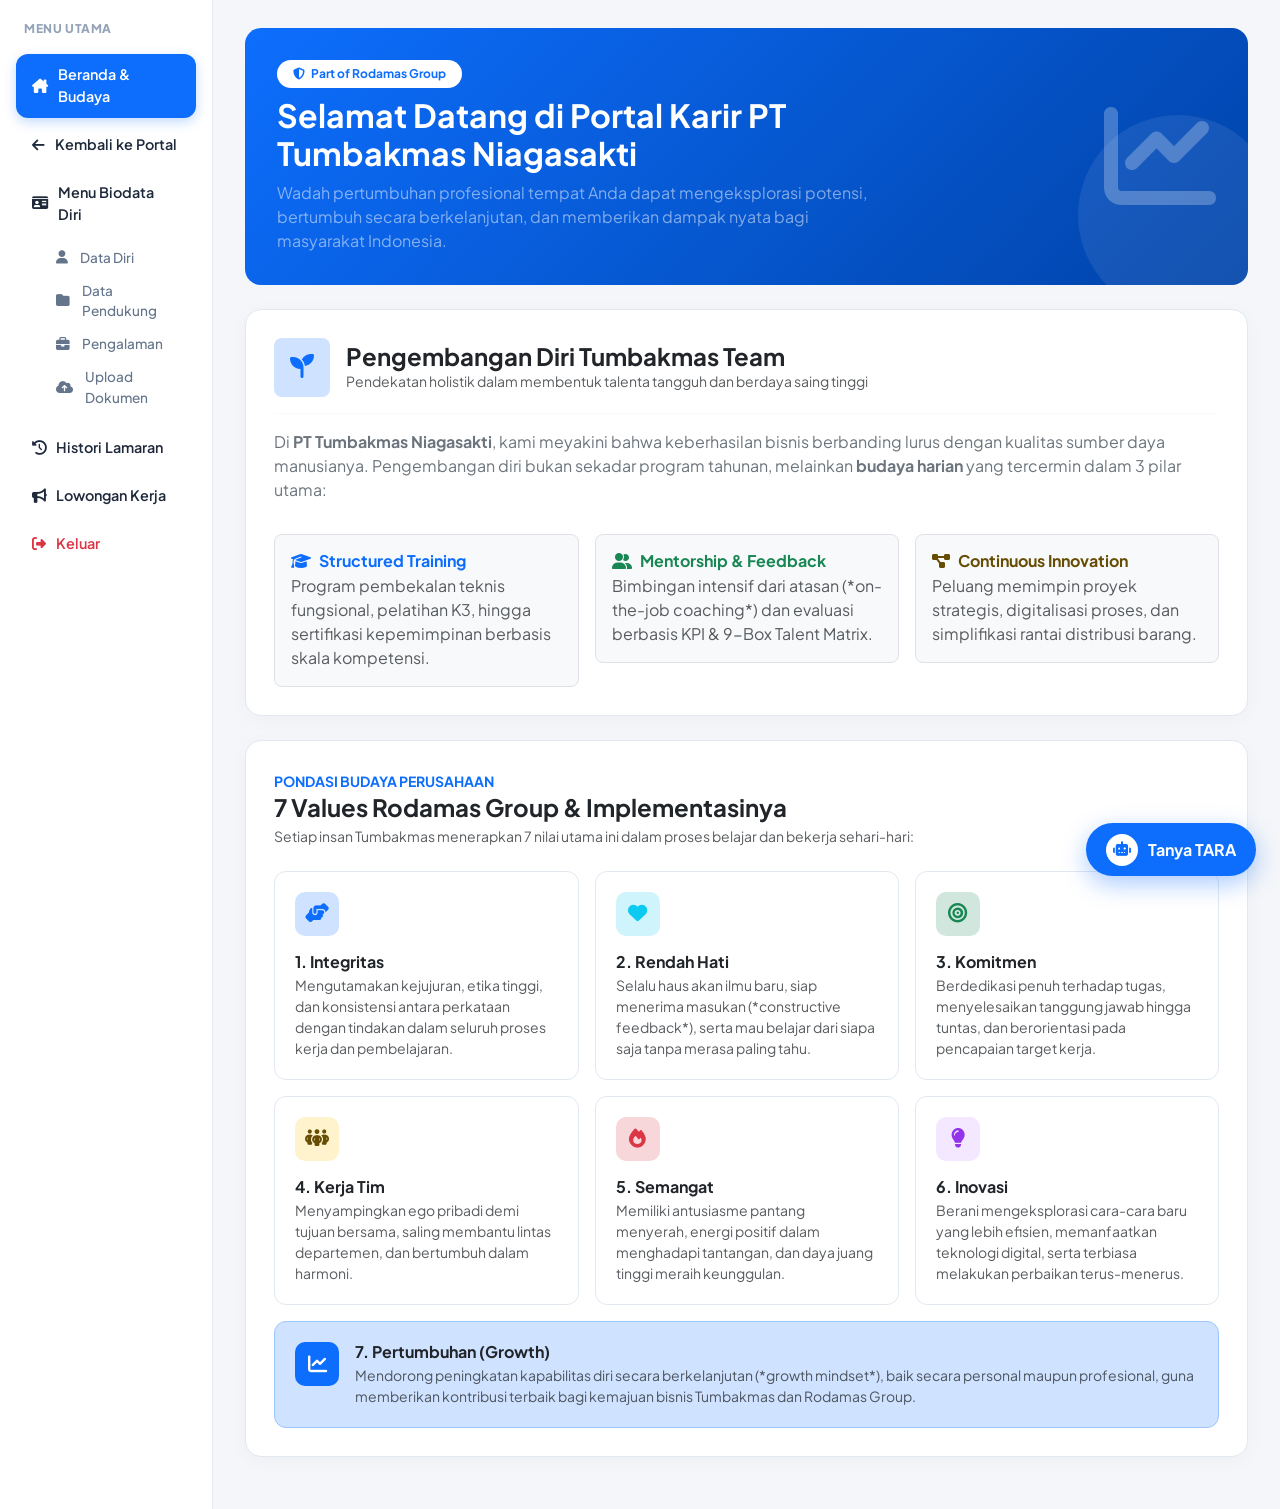
<file: app/Views/page admin/Pagemenuutama.html>
<!DOCTYPE html>
<html lang="id">
<head>
    <meta charset="UTF-8">
    <meta name="viewport" content="width=device-width, initial-scale=1.0">
    <title>Dashboard Portal Karir | PT Tumbakmas Niagasakti</title>
    
    <!-- Bootstrap 5 CSS -->
    <link href="https://cdn.jsdelivr.net/npm/bootstrap@5.3.0/dist/css/bootstrap.min.css" rel="stylesheet">
    <!-- FontAwesome Icons -->
    <link rel="stylesheet" href="https://cdnjs.cloudflare.com/ajax/libs/font-awesome/6.4.0/css/all.min.css">
    <!-- Google Fonts -->
    <link href="https://fonts.googleapis.com/css2?family=Plus+Jakarta+Sans:wght@300;400;500;600;700;800&display=swap" rel="stylesheet">
    
    <style>
        :root {
            --primary-blue: #0d6efd;
            --primary-hover: #0b5ed7;
            --bg-light: #f4f6f9;
            --text-dark: #1e293b;
            --text-muted: #64748b;
            --border-color: #e2e8f0;
            --radius-md: 12px;
            --radius-lg: 16px;
        }

        body {
            font-family: 'Plus Jakarta Sans', sans-serif;
            background-color: var(--bg-light);
            color: var(--text-dark);
        }

        /* Sidebar Styling (Sesuai Layout Gambar) */
        .sidebar {
            background-color: #ffffff;
            border-right: 1px solid var(--border-color);
            min-height: 100vh;
            padding: 1.25rem 1rem;
        }

        .sidebar-title {
            font-size: 0.75rem;
            font-weight: 800;
            color: #94a3b8;
            letter-spacing: 0.05em;
            margin-bottom: 1rem;
            padding-left: 0.5rem;
        }

        .nav-menu-btn {
            width: 100%;
            text-align: left;
            padding: 0.65rem 1rem;
            border-radius: var(--radius-md);
            border: none;
            background: transparent;
            color: var(--text-dark);
            font-weight: 600;
            font-size: 0.9rem;
            display: flex;
            align-items: center;
            gap: 0.65rem;
            margin-bottom: 0.35rem;
            transition: all 0.2s ease;
        }

        .nav-menu-btn:hover {
            background-color: #f1f5f9;
            color: var(--primary-blue);
        }

        .nav-menu-btn.active {
            background-color: var(--primary-blue);
            color: #ffffff !important;
            box-shadow: 0 4px 12px rgba(13, 110, 253, 0.25);
        }

        /* Submenu Styling */
        .submenu-list {
            list-style: none;
            padding-left: 1.75rem;
            margin-bottom: 0.75rem;
        }

        .submenu-item a {
            display: flex;
            align-items: center;
            gap: 0.5rem;
            padding: 0.4rem 0.75rem;
            color: var(--text-muted);
            font-size: 0.85rem;
            font-weight: 500;
            text-decoration: none;
            border-radius: 8px;
            transition: 0.2s;
        }

        .submenu-item a:hover, .submenu-item a.active {
            color: var(--primary-blue);
            background-color: #eff6ff;
            font-weight: 600;
        }

        /* Content Area */
        .main-content {
            padding: 1.75rem 2rem;
        }

        .card-custom {
            background: #ffffff;
            border: 1px solid var(--border-color);
            border-radius: var(--radius-lg);
            box-shadow: 0 4px 20px rgba(0, 0, 0, 0.03);
            padding: 1.75rem;
            margin-bottom: 1.5rem;
        }

        /* Section Banner */
        .welcome-banner {
            background: linear-gradient(135deg, #0d6efd 0%, #0043a8 100%);
            color: #ffffff;
            border-radius: var(--radius-lg);
            padding: 2rem;
            position: relative;
            overflow: hidden;
        }

        .welcome-banner::after {
            content: '';
            position: absolute;
            right: -30px;
            bottom: -30px;
            width: 200px;
            height: 200px;
            background: rgba(255, 255, 255, 0.08);
            border-radius: 50%;
        }

        /* Values Grid */
        .value-card {
            background: #ffffff;
            border: 1px solid var(--border-color);
            border-radius: var(--radius-md);
            padding: 1.25rem;
            height: 100%;
            transition: all 0.25s ease;
            position: relative;
            top: 0;
        }

        .value-card:hover {
            top: -4px;
            box-shadow: 0 10px 25px rgba(13, 110, 253, 0.1);
            border-color: rgba(13, 110, 253, 0.4);
        }

        .value-icon {
            width: 44px;
            height: 44px;
            border-radius: 10px;
            display: flex;
            align-items: center;
            justify-content: center;
            font-size: 1.2rem;
            margin-bottom: 1rem;
        }

        /* Floating Widget Tanya TARA */
        .tara-widget {
            position: fixed;
            bottom: 24px;
            right: 24px;
            background-color: var(--primary-blue);
            color: #ffffff;
            border-radius: 50px;
            padding: 0.65rem 1.25rem;
            display: flex;
            align-items: center;
            gap: 0.65rem;
            box-shadow: 0 8px 25px rgba(13, 110, 253, 0.35);
            cursor: pointer;
            z-index: 1000;
            transition: all 0.25s ease;
            text-decoration: none;
        }

        .tara-widget:hover {
            background-color: var(--primary-hover);
            transform: scale(1.03);
            color: #ffffff;
        }

        .tara-avatar {
            width: 32px;
            height: 32px;
            background: #ffffff;
            color: var(--primary-blue);
            border-radius: 50%;
            display: flex;
            align-items: center;
            justify-content: center;
            font-size: 0.9rem;
        }

        @media (max-width: 768px) {
            .sidebar { min-height: auto; }
            .main-content { padding: 1rem; }
        }
    </style>
</head>
<body>

<div class="container-fluid">
    <div class="row">
        
        <!-- SIDEBAR NAVIGATION (Sesuai Gambar) -->
        <aside class="col-lg-2 col-md-3 sidebar">
            <div class="sidebar-title text-uppercase">Menu Utama</div>
            
            <!-- 1. Menu Dashboard / Utama (Active) -->
            <button class="nav-menu-btn active" onclick="switchTab('dashboard')">
                <i class="fa-solid fa-house-chimney"></i> Beranda &amp; Budaya
            </button>
            <a class="nav-menu-btn text-decoration-none" href="/career/portal">
                <i class="fa-solid fa-arrow-left"></i> Kembali ke Portal
            </a>

            <!-- 2. Menu Biodata Diri Accordion -->
            <button class="nav-menu-btn" data-bs-toggle="collapse" data-bs-target="#biodataSubmenu" aria-expanded="true">
                <i class="fa-solid fa-id-card"></i> Menu Biodata Diri
            </button>
            <div class="collapse show" id="biodataSubmenu">
                <ul class="submenu-list">
                    <li class="submenu-item"><a href="#" onclick="switchTab('data-diri')"><i class="fa-solid fa-user me-1"></i> Data Diri</a></li>
                    <li class="submenu-item"><a href="#"><i class="fa-solid fa-folder me-1"></i> Data Pendukung</a></li>
                    <li class="submenu-item"><a href="#"><i class="fa-solid fa-briefcase me-1"></i> Pengalaman</a></li>
                    <li class="submenu-item"><a href="#"><i class="fa-solid fa-cloud-arrow-up me-1"></i> Upload Dokumen</a></li>
                </ul>
            </div>

            <!-- 3. Histori Lamaran -->
            <button class="nav-menu-btn">
                <i class="fa-solid fa-clock-rotate-left"></i> Histori Lamaran
            </button>

            <!-- 4. Lowongan Kerja Terkini -->
            <button class="nav-menu-btn">
                <i class="fa-solid fa-bullhorn"></i> Lowongan Kerja
            </button>
            <a class="nav-menu-btn text-decoration-none text-danger" href="/career" onclick="return confirm('Yakin ingin keluar dari portal kandidat?')">
                <i class="fa-solid fa-right-from-bracket"></i> Keluar
            </a>
        </aside>

        <!-- MAIN CONTENT AREA -->
        <main class="col-lg-10 col-md-9 main-content">
            
            <!-- SECTION 1: WELCOME BANNER -->
            <div class="welcome-banner mb-4">
                <div class="row align-items-center">
                    <div class="col-lg-8">
                        <span class="badge bg-white text-primary fw-bold px-3 py-2 rounded-pill mb-2">
                            <i class="fa-solid fa-shield-halved me-1"></i> Part of Rodamas Group
                        </span>
                        <h2 class="fw-bold text-white mb-2">Selamat Datang di Portal Karir PT Tumbakmas Niagasakti</h2>
                        <p class="text-white-50 mb-0 fs-6">
                            Wadah pertumbuhan profesional tempat Anda dapat mengeksplorasi potensi, bertumbuh secara berkelanjutan, dan memberikan dampak nyata bagi masyarakat Indonesia.
                        </p>
                    </div>
                    <div class="col-lg-4 text-lg-end d-none d-lg-block">
                        <i class="fa-solid fa-chart-line text-white opacity-25" style="font-size: 7rem;"></i>
                    </div>
                </div>
            </div>

            <!-- SECTION 2: BAGAIMANA TUMBAKMAS TEAM MENGEMBANGKAN DIRI -->
            <div class="card-custom">
                <div class="d-flex align-items-center gap-3 mb-3">
                    <div class="p-3 bg-primary-subtle text-primary rounded-3">
                        <i class="fa-solid fa-seedling fs-4"></i>
                    </div>
                    <div>
                        <h4 class="fw-bold text-dark mb-0">Pengembangan Diri Tumbakmas Team</h4>
                        <p class="text-muted small mb-0">Pendekatan holistik dalam membentuk talenta tangguh dan berdaya saing tinggi</p>
                    </div>
                </div>
                <hr class="my-3 border-light-subtle">
                <p class="text-secondary leading-relaxed">
                    Di <strong>PT Tumbakmas Niagasakti</strong>, kami meyakini bahwa keberhasilan bisnis berbanding lurus dengan kualitas sumber daya manusianya. Pengembangan diri bukan sekadar program tahunan, melainkan <strong>budaya harian</strong> yang tercermin dalam 3 pilar utama:
                </p>
                <div class="row g-3 mt-1">
                    <div class="col-md-4">
                        <div class="p-3 rounded-3 bg-light border">
                            <h6 class="fw-bold text-primary mb-1"><i class="fa-solid fa-graduation-cap me-2"></i>Structured Training</h6>
                            <p class="extra-small text-muted mb-0">Program pembekalan teknis fungsional, pelatihan K3, hingga sertifikasi kepemimpinan berbasis skala kompetensi.</p>
                        </div>
                    </div>
                    <div class="col-md-4">
                        <div class="p-3 rounded-3 bg-light border">
                            <h6 class="fw-bold text-success mb-1"><i class="fa-solid fa-user-group me-2"></i>Mentorship &amp; Feedback</h6>
                            <p class="extra-small text-muted mb-0">Bimbingan intensif dari atasan (*on-the-job coaching*) dan evaluasi berbasis KPI &amp; 9-Box Talent Matrix.</p>
                        </div>
                    </div>
                    <div class="col-md-4">
                        <div class="p-3 rounded-3 bg-light border">
                            <h6 class="fw-bold text-warning-emphasis mb-1"><i class="fa-solid fa-diagram-project me-2"></i>Continuous Innovation</h6>
                            <p class="extra-small text-muted mb-0">Peluang memimpin proyek strategis, digitalisasi proses, dan simplifikasi rantai distribusi barang.</p>
                        </div>
                    </div>
                </div>
            </div>

            <!-- SECTION 3: 7 VALUE RODAMAS GROUP -->
            <div class="card-custom">
                <div class="mb-4">
                    <span class="text-primary fw-bold text-uppercase small tracking-wider">Pondasi Budaya Perusahaan</span>
                    <h4 class="fw-bold text-dark mb-1">7 Values Rodamas Group &amp; Implementasinya</h4>
                    <p class="text-muted small mb-0">Setiap insan Tumbakmas menerapkan 7 nilai utama ini dalam proses belajar dan bekerja sehari-hari:</p>
                </div>

                <div class="row g-3">
                    
                    <!-- Value 1: Integritas -->
                    <div class="col-md-6 col-lg-4">
                        <div class="value-card">
                            <div class="value-icon bg-primary-subtle text-primary">
                                <i class="fa-solid fa-handshake-angle"></i>
                            </div>
                            <h6 class="fw-bold text-dark mb-1">1. Integritas</h6>
                            <p class="small text-muted mb-0">
                                Mengutamakan kejujuran, etika tinggi, dan konsistensi antara perkataan dengan tindakan dalam seluruh proses kerja dan pembelajaran.
                            </p>
                        </div>
                    </div>

                    <!-- Value 2: Rendah Hati -->
                    <div class="col-md-6 col-lg-4">
                        <div class="value-card">
                            <div class="value-icon bg-info-subtle text-info">
                                <i class="fa-solid fa-heart me-0"></i>
                            </div>
                            <h6 class="fw-bold text-dark mb-1">2. Rendah Hati</h6>
                            <p class="small text-muted mb-0">
                                Selalu haus akan ilmu baru, siap menerima masukan (*constructive feedback*), serta mau belajar dari siapa saja tanpa merasa paling tahu.
                            </p>
                        </div>
                    </div>

                    <!-- Value 3: Komitmen -->
                    <div class="col-md-6 col-lg-4">
                        <div class="value-card">
                            <div class="value-icon bg-success-subtle text-success">
                                <i class="fa-solid fa-bullseye"></i>
                            </div>
                            <h6 class="fw-bold text-dark mb-1">3. Komitmen</h6>
                            <p class="small text-muted mb-0">
                                Berdedikasi penuh terhadap tugas, menyelesaikan tanggung jawab hingga tuntas, dan berorientasi pada pencapaian target kerja.
                            </p>
                        </div>
                    </div>

                    <!-- Value 4: Kerja Tim -->
                    <div class="col-md-6 col-lg-4">
                        <div class="value-card">
                            <div class="value-icon bg-warning-subtle text-warning-emphasis">
                                <i class="fa-solid fa-people-group"></i>
                            </div>
                            <h6 class="fw-bold text-dark mb-1">4. Kerja Tim</h6>
                            <p class="small text-muted mb-0">
                                Menyampingkan ego pribadi demi tujuan bersama, saling membantu lintas departemen, dan bertumbuh dalam harmoni.
                            </p>
                        </div>
                    </div>

                    <!-- Value 5: Semangat -->
                    <div class="col-md-6 col-lg-4">
                        <div class="value-card">
                            <div class="value-icon bg-danger-subtle text-danger">
                                <i class="fa-solid fa-fire"></i>
                            </div>
                            <h6 class="fw-bold text-dark mb-1">5. Semangat</h6>
                            <p class="small text-muted mb-0">
                                Memiliki antusiasme pantang menyerah, energi positif dalam menghadapi tantangan, dan daya juang tinggi meraih keunggulan.
                            </p>
                        </div>
                    </div>

                    <!-- Value 6: Inovasi -->
                    <div class="col-md-6 col-lg-4">
                        <div class="value-card">
                            <div class="value-icon bg-purple-subtle text-purple" style="background:#f3e8ff; color:#9333ea;">
                                <i class="fa-solid fa-lightbulb"></i>
                            </div>
                            <h6 class="fw-bold text-dark mb-1">6. Inovasi</h6>
                            <p class="small text-muted mb-0">
                                Berani mengeksplorasi cara-cara baru yang lebih efisien, memanfaatkan teknologi digital, serta terbiasa melakukan perbaikan terus-menerus.
                            </p>
                        </div>
                    </div>

                    <!-- Value 7: Pertumbuhan -->
                    <div class="col-md-12">
                        <div class="value-card bg-primary-subtle border-primary-subtle">
                            <div class="d-flex align-items-start gap-3">
                                <div class="value-icon bg-primary text-white mb-0" style="min-width: 44px;">
                                    <i class="fa-solid fa-chart-line"></i>
                                </div>
                                <div>
                                    <h6 class="fw-bold text-dark mb-1">7. Pertumbuhan (Growth)</h6>
                                    <p class="small text-muted mb-0">
                                        Mendorong peningkatan kapabilitas diri secara berkelanjutan (*growth mindset*), baik secara personal maupun profesional, guna memberikan kontribusi terbaik bagi kemajuan bisnis Tumbakmas dan Rodamas Group.
                                    </p>
                                </div>
                            </div>
                        </div>
                    </div>

                </div>
            </div>

        </main>
    </div>
</div>

<!-- FLOATING BUTTON TANYA TARA (Sesuai Gambar) -->
<a href="#" class="tara-widget" onclick="alert('Halo! Saya TARA (Tumbakmas Assistant & Recruitment Associate). Ada yang bisa saya bantu?')">
    <div class="tara-avatar">
        <i class="fa-solid fa-robot"></i>
    </div>
    <span class="fw-bold fs-7">Tanya TARA</span>
</a>

<!-- Bootstrap 5 JS Bundle -->
<script src="https://cdn.jsdelivr.net/npm/bootstrap@5.3.0/dist/js/bootstrap.bundle.min.js"></script>

<script>
    function switchTab(tabName) {
        if(tabName === 'data-diri') {
            alert('Membuka halaman Formulir Data Diri...');
        } else if(tabName === 'dashboard') {
            // Sudah di halaman dashboard
        }
    }
</script>

</body>
</html>
</file>
